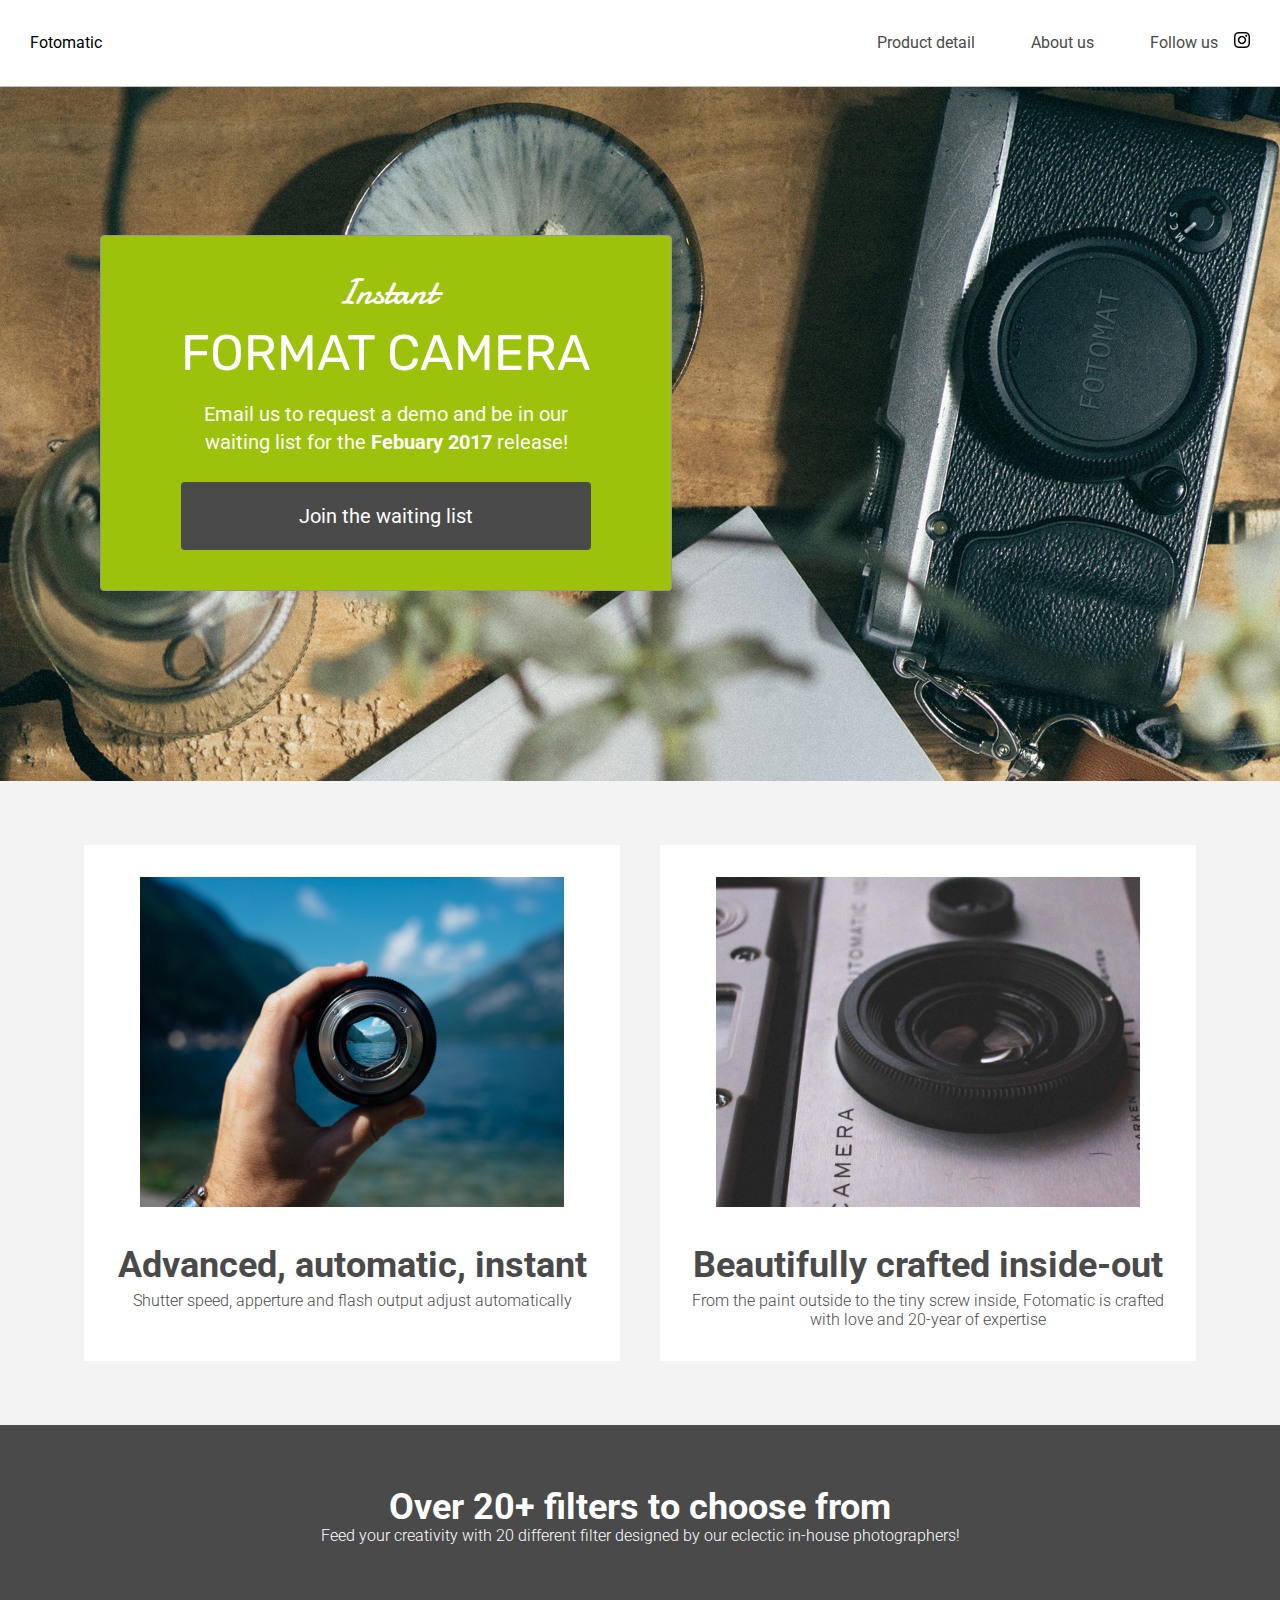
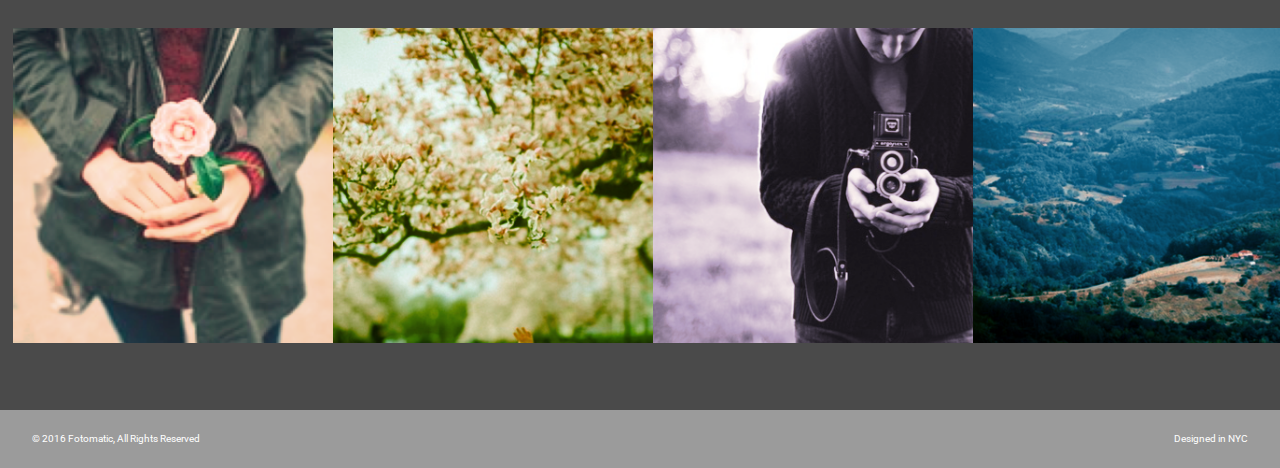
<file: fotomatic/F1C1_start/index.html>
<!DOCTYPE html>
<html>
<head>
  <link href="https://fonts.googleapis.com/css?family=Damion" rel="stylesheet">
  <link href="https://fonts.googleapis.com/css?family=Rubik" rel="stylesheet">
  <link href="https://fonts.googleapis.com/css?family=Roboto:300,400,600,700" rel="stylesheet">
  <link rel="stylesheet" href="./resources/css/reset.css">
  <link rel="stylesheet" href="./resources/css/style.css">
  <meta charset="UTF-8">
</head>
<body>
  <!-- Header -->
  <header>
    <div class="content">
      <a href="index.html" class="desktop logo">Fotomatic</a>
      <nav class="desktop">
        <ul>
          <li><a href="#">Product detail</a></li>
          <li><a href="#">About us</a></li>
          <li><a href="https://www.instagram.com/">Follow us <img class="icon" src="./resources/images/instagram.png"></a></li>
        </ul>
      </nav>
      <nav class="mobile">
        <ul>
          <li><a href="#"><img src="./resources/images/ic-logo.svg"></a></li>
          <li><a href="#"><img src="./resources/images/ic-product-detail.svg"></a></li>
          <li><a href="#"><img src="./resources/images/ic-about-us.svg"></a></li>
          <li><a href="#" class="button">Join us</a></li>
        </ul>
      </nav>
    </div>
  </header>

  <!-- Main Content -->
  <div class="main-content">

    <!-- Sign Up Section -->
    <div id="sign-up-section" class="banner">
      <div id="sign-up-cta">
        <div class="content center">
          <div class="header">
            <h2 class="cursive">Instant</h2>
            <h1 class="striking">FORMAT CAMERA</h1>
          </div>
          <div class="email">
            <span>
              Email us to request a demo and be in our waiting list for the <strong>Febuary 2017</strong> release!
            </span>
            <div class="button">Join the waiting list</div>
          </div>
        </div>
      </div>
    </div>

    <!-- Features Section -->
    <div id="features-section">
      <div class="feature">
        <div class="center">
          <div class="image-container">
            <img src="./resources/images/feature-1.png" class="img-2" />
          </div>
          <div class="content">
            <h2>Advanced, automatic, instant</h2>
            <h3>Shutter speed, apperture and flash output adjust automatically</h3>
          </div>
        </div>
      </div>
      <div class="feature">
        <div class="center">
          <div class="image-container">
            <img src="./resources/images/feature-2.png" class="img-2" />
          </div>
          <div class="content">
            <h2>Beautifully crafted inside-out</h2>
            <h3>From the paint outside to the tiny screw inside, Fotomatic is crafted with love and 20-year of expertise</h3>
          </div>
        </div>
      </div>
    </div>

    <!-- Filters Section -->
    <div id="filters-section">
      <div class="content center">
        <h2>Over 20+ filters to choose from</h2>
        <h3>Feed your creativity with 20 different filter designed by our eclectic in-house photographers!</h3>
      </div>
      <div class="images-container">
        <div class="image-container">
          <img src="./resources/images/filter-1.png" class="img-4"/>
        </div>
        <div class="image-container">
          <img src="./resources/images/filter-2.png" class="img-4"/>
        </div>
        <div class="image-container">
          <img src="./resources/images/filter-3.png" class="img-4"/>
        </div>
        <div class="image-container extra">
          <img src="./resources/images/filter-4.png" class="img-4"/>
        </div>
      </div>
    </div>

    <!-- Quotes Section
    <div id="quotes-section">
      <div class="content center">
        <span class="quote">“It’s truly something that could create a brand new photography Renaissance”</span>
        <img class="quote-citation" src="./resources/images/photography-logo.png" />
      </div>
    </div>

    <!-- Footer -->
    <footer>
      <div class="content">
        <span class="copyright">© 2016  Fotomatic, All Rights Reserved</span>
        <span class="location">Designed in NYC</span>
      </div>
    </footer>

  </div>
</body>
</html>
</file>
<file: fotomatic/F1C1_start/resources/css/style.css>
/* Universal Styles */

html {
  font-family: "Roboto", sans-serif;
  font-size: 16px;
}

.main-content {
  position: relative;
  top: 5.3125rem; /* To offset for fixed header. */
}

#sign-up-section {
  background-image: url('../images/banner-landingpage.jpg');
background-repeat: no-repeat;
background-position: center;
background-size: cover;

}

#sign-up-cta {
  margin: 150px 0px 0px 100px;
}

nav .desktop {

}

.images-container {
  display: inline-flex;
  max-width: 100%;
  padding: 0 1%;

}

.img-4 {
  width: 335px;
  height: 315px;
}

header {
  position: fixed;
  z-index: 100;
}

.img-2 {
  width: 450px;
  height: 330px;
  padding-bottom: 40px;
}

.center {
  text-align: center;
}

.button {
  border-radius: 4px;
  background-color: #4a4a4a;
  color: white;
}

.image-container {
  overflow: hidden;
}

.image-container img {
  display: block;
}

@media only screen and (max-width: 760px) {
  .main-content {
    top: 2.5625rem;
  }
}

/* Header */

header {
  position: fixed;
  width: 100%;
  border-bottom: solid 1px #c6c1c1;
  background-color: white;
}

header .content {
  display: flex;
  align-items: center;
  padding: 1.875rem;
}

header .logo {
  flex: 1;
}

header nav ul {
  display: flex;
}

nav li {
  padding-left: 3.5rem;
}

nav a {
  vertical-align: bottom;
  line-height: 1.6;
  font-size: 1rem;
  color: #4a4a4a;
}

header .icon {
  width: 1rem;
  padding-left: .75rem;
}

header .mobile {
  display: none;
}

@media only screen and (max-width: 760px) {
  header .desktop {
    display: none;
  }

  header .mobile {
    display: block;
    width: 100%;
  }

  header .content {
    padding: .5rem 0;
  }

  header .mobile ul {
    display: flex;
    justify-content: space-around;
    align-items: center;
    width: 100%;
  }

  header .mobile li {
    padding: 0;
  }

  header .mobile .button {
    padding: .1875rem .5rem;
    background-color: #9dc20b;
    line-height: 1.6;
    color: white;
  }
}

/* Sign Up Section */

#sign-up-section {
  display: flex;
  justify-content: flex-start;
  align-items: flex-start;
  height: 43.5rem;
}

#sign-up-cta {
  padding: 0 5rem 2.5rem 5rem;
  border: solid 1px #979797;
  border-radius: 4px;
  background-color: #9dc20b;
}

#sign-up-cta .content {
  width: 25.625rem;
  margin-top: 2rem;
  font-family: "Roboto", sans-serif;
  font-size: 1.25rem;
  line-height: 1.4;
  color: white;
}

#sign-up-cta h1 {
  font-size: 3.125rem;
}

#sign-up-cta h2 {
  font-size: 2.25rem;
}

#sign-up-cta span strong {
  font-weight: bold;
}

#sign-up-cta .cursive {
  font-family: "Damion", cursive;
}

#sign-up-cta .striking {
  font-family: "Rubik", sans-serif;
  padding-bottom: .75rem;
}

#sign-up-cta .button {
  margin-top: 1.625rem;
  padding: 1.25rem 7.25rem;
}

@media only screen and (max-width: 760px) {
  #sign-up-section {
    align-items: center;
    justify-content: center;
    height: 28rem;
  }

  #sign-up-cta {
    position: static;
    width: auto;
    height: auto;
    background-color: transparent;
    border: none;
  }

  #sign-up-cta .content {
    margin-top: 0;
  }

  #sign-up-cta .email {
    display: none;
  }

  #sign-up-cta h1 {
    font-size: 3.125rem;
  }

  #sign-up-cta h2 {
    font-size: 2.25rem;
  }
}

@media only screen and (max-width: 450px) {
  #sign-up-section {
    height: 20rem;
  }

  #sign-up-cta h1 {
    font-size: 2.25rem;
  }

  #sign-up-cta h2 {
    font-size: 2rem;
  }
}

/* Features Section */

#features-section {
  display: flex;
  justify-content: space-between;
  padding: 4rem 5%;
  background-color: #f3f3f3;
}

.feature {
  flex: 1;
  padding: 2rem;
  margin: 0px 1.25rem;
  background-color: white;
}

.feature .image-container {
  width: 90%;
  height: 65%;
  margin: 0 auto;
}

.feature h2 {
  padding-bottom: .5rem;
  font-size: 2.25rem;
  font-weight: bold;
  color: #4a4a4a;
}

.feature h3 {
  font-size: 1rem;
  line-height: 1.2;
  font-weight: 300;
  color: #4a4a4a;
}

@media only screen and (max-width: 890px) {
  .feature h2 {
    font-size: 1.125rem;
    line-height: 1.3;
    font-weight: normal;
  }

  .feature h3 {
    font-size: .875rem;
    line-height: 1.4;
  }
}

@media only screen and (max-width: 760px) {
  #features-section {
    flex-flow: column;
    padding: 0;
  }

  .feature {
    margin: 0;
    padding: 1.25rem 1rem 0 1rem;
  }
}

/* Filters Section */

#filters-section {
  padding: 4rem 0;
  background-color: #4a4a4a;
}

#filters-section .content {
  padding: 0 .625rem;
  margin-bottom: 5rem;
}

#filters-section .content h2 {
  font-size: 2.25rem;
  font-weight: bold;
  color: white;
}

#filters-section .content h3 {
  font-size: 1rem;
  line-height: 1.4;
  font-weight: 300;
  color: white;
}

#filters-section .images-container {
  max-width: 100%;
  padding: 0 1%;
}

@media only screen and (max-width: 760px) {
  #filters-section {
    padding: 1.5rem 0 0 0;
  }

  #filters-section .content {
    margin-bottom: 1rem;
  }

  #filters-section .content h2 {
    padding-bottom: .625rem;
    font-size: 1.125rem;
    line-height: 1.3;
    font-weight: normal;
  }

  #filters-section .content h3 {
    font-size: .875rem;
    line-height: 1.4;
  }

  #filters-section .images-container {
    padding: 0;
  }

  #filters-section .extra {
    display: none;
  }
}

/* Quotes Section */

#quotes-section {
  background-color: #f3f3f3;
}

#quotes-section content {
  padding: 5rem 0;
}

#quotes-section quote {
  padding-right: 1.875rem;
  font-family: "Palatino", serif;
  font-size: 1.875rem;
  line-height: 1.1;
  font-style: italic;
  color: #4a4a4a;
}

#quotes-section quote-citation {
  height: 1.875rem;
}

@media only screen and (max-width: 760px) {
  #quotes-section content {
    padding: 1.875rem .625rem;
  }

  #quotes-section quote {
    font-size: 1.5rem;
    line-height: 1.4;
  }

  #quotes-section quote-citation {
    display: block;
    padding-top: 1rem;
    margin: auto;
  }
}

/* Footer */

footer {
  background-color: #9b9b9b;
  padding: 1.5rem 2rem;
}

footer .content {
  color: white;
  display: flex;
  font-size: .75rem;
}

footer .copyright {
  flex-grow: 1;
}

@media only screen and (min-width: 760px) {
  footer .content {
    font-size: .625rem;
  }
}
</file>
